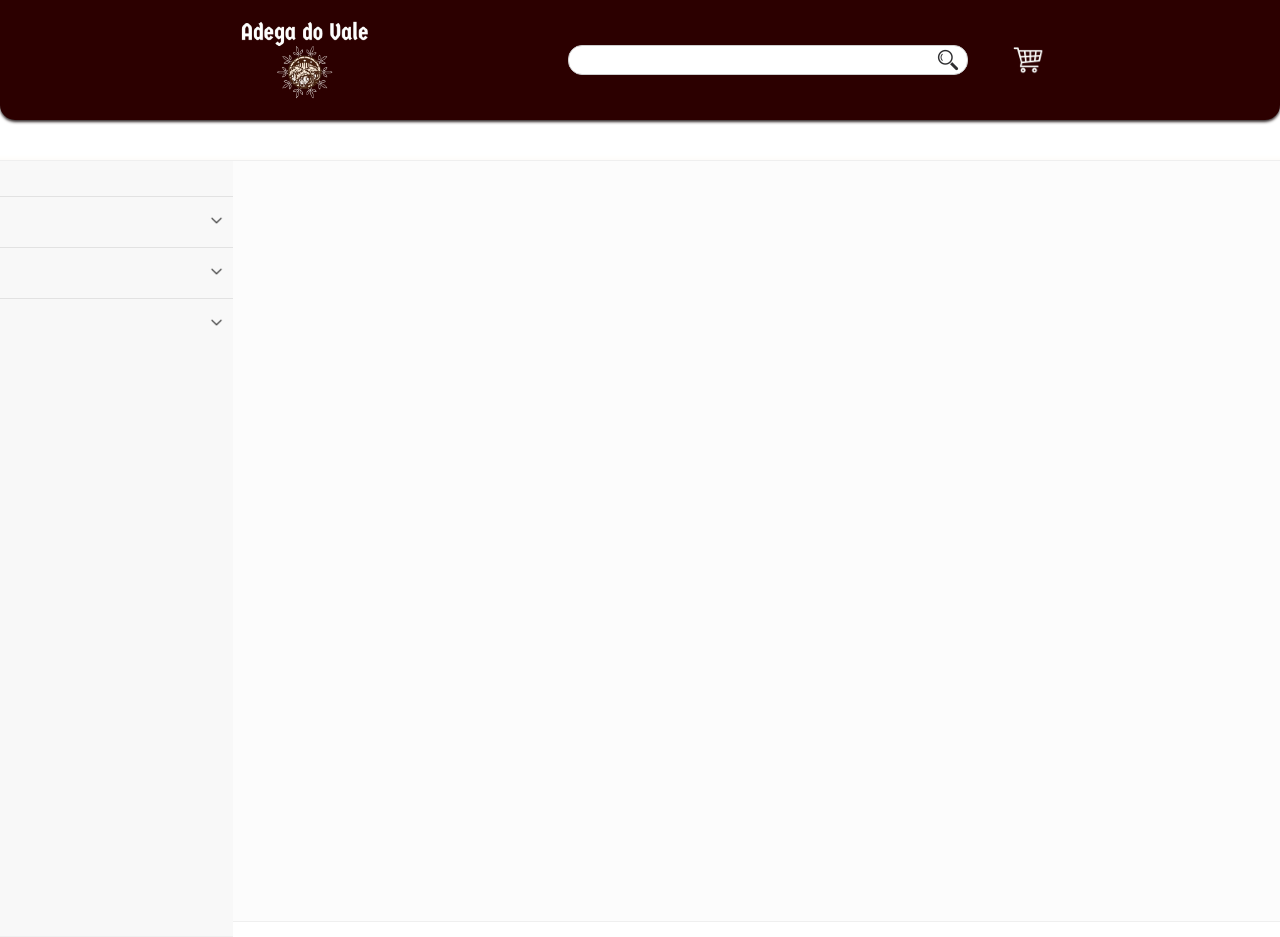
<file: index.html>
<!DOCTYPE html>
<html lang="en">
<head>
    <meta charset="UTF-8">
    <meta name="viewport" content="width=device-width, initial-scale=1.0">
    <link rel="stylesheet" href="./index.css">
    <link rel="preconnect" href="https://fonts.googleapis.com">
    <link rel="preconnect" href="https://fonts.gstatic.com" crossorigin>
    <link href="https://fonts.googleapis.com/css2?family=Montserrat:wght@100;300;400&display=swap" rel="stylesheet">
    <title>Adega do Vale</title>
</head>
<body>
    <header>
        <div class="logo">
            <img src="./img/logo.png">
        </div>
        <div class="botoes-header">
            <input type="search" class="search">
            <img src="./img/lupa.png" style="width: 30px; position: relative; right: 35px;">
            <button class="carrinho-b">
                
                <a href="./compra.html"><img src="./img/carrinho.png" class="carrinho"></a>
            </button>
        </div>
    </header>
    <div class="container">
        <div class="menu">
            <div class="tipo variavel">
                Tipo<button class="b-menu" onclick="alternarTipo()">
                    <img src="./img/seta.png" class="seta" id="setat"></button></div>
            <div class="tipo-v quadro" id="tipov">
                <div class="cerveja check">
                    <input type="checkbox" id="cerveja">
                <label for="cerveja">Cervejas</label></div>
                <div class="vinho check">
                    <input type="checkbox" id="vinho">
                <label for="vinho">Vinhos</label></div>
                <div class="destilado check">
                    <input type="checkbox" id="destilado">
                <label for="destilado">Destilados</label></div>
                <div class="refrigerante check">
                    <input type="checkbox" id="refrigerante">
                <label for="refrigerante">Refrigerantes</label></div>
            </div>
            <div class="preco-menu variavel">
                Preço<button class="b-menu" onclick="alternarPreco()">
                    <img src="./img/seta.png" class="seta" id="setap"></button></div>
            <div class="preco-v quadro" id="precov">
                <div class="ate-50 check">
                    <input type="checkbox" id="50">
                <label for="50">Até R$50</label></div>
                <div class="50-100 check">
                    <input type="checkbox" id="100">
                <label for="100">R$50 a R$100</label></div>
                <div class="100-150 check">
                    <input type="checkbox" id="150">
                <label for="150">R$100 a R$150</label></div>
                <div class="150+ check">
                    <input type="checkbox" id="150+">
                <label for="150+">Mais de R$150</label></div>
            </div>
            <div class="volume variavel">
                Volume<button class="b-menu" onclick="alternarVolume()">
                    <img src="./img/seta.png" class="seta" id="setav"></button></div>
            <div class="volume-v quadro" id="volumev">
                <div class="cerveja check">
                    <input type="checkbox" id="cerveja">
                <label for="cerveja">Cervejas</label></div>
                <div class="vinho check">
                    <input type="checkbox" id="vinho">
                <label for="vinho">Vinhos</label></div>
                <div class="destilado check">
                    <input type="checkbox" id="destilado">
                <label for="destilado">Destilados</label></div>
                <div class="refrigerante check">
                    <input type="checkbox" id="refrigerante">
                <label for="refrigerante">Refrigerantes</label></div>
            </div>
        </div>
        <div class="content" id="content">  
                </div>
        </div>
    </div>

    <script>
        function alternarTipo() {
            let alternar = document.getElementById('tipov');
            let seta = document.getElementById('setat');
            let rotacao = parseInt(seta.style.transform.replace('rotate(', '').replace('deg)', '')) || 0;
            rotacao += 180;

            seta.style.transform = 'rotate(' + rotacao + 'deg)';
            
            if (tipov.style.display === 'flex') {
                tipov.style.display = 'none';
            } else {
                tipov.style.display = 'flex';
            }
        }
        function alternarPreco() {
            let alternar = document.getElementById('precov');
            let seta = document.getElementById('setap');
            let rotacao = parseInt(seta.style.transform.replace('rotate(', '').replace('deg)', '')) || 0;
            rotacao += 180;

            seta.style.transform = 'rotate(' + rotacao + 'deg)';
            
            if (precov.style.display === 'flex') {
                precov.style.display = 'none';
            } else {
                precov.style.display = 'flex';
            }
        }
        function alternarVolume() {
            let alternar = document.getElementById('volumev');
            let seta = document.getElementById('setav');
            let rotacao = parseInt(seta.style.transform.replace('rotate(', '').replace('deg)', '')) || 0;
            rotacao += 180;

            seta.style.transform = 'rotate(' + rotacao + 'deg)';
            
            if (volumev.style.display === 'flex') {
                volumev.style.display = 'none';
            } else {
                volumev.style.display = 'flex';
            }
        }

        let content = document.getElementById('content');
        const URL = 'http://localhost/adega_do_vale/api/produtos';
        fetch( URL, {method: 'GET'})
            .then(resp => resp.json())
            .then(data => mostrarResposta(data))
            .catch(erro => alert(erro));
        
        function mostrarResposta(data) {
            console.log(data);
            if (data.status != "sucess"){
            }else{
                criarVitrine(data.information);
        } 

    

        function criarVitrine(conteudo) {
            conteudo.forEach(item => {
                let produto = document.createElement('div');
                produto.className = 'produto';
                
                let img = document.createElement('img');
                img.className = 'img';
                img.src = item.imagem;

                let produto1 = document.createElement('div');
                produto1.className = 'produto1';

                let specs = document.createElement('div');
                specs.className = 'specs';

                let nome = document.createElement('div');
                nome.className = 'nome';
                nome.textContent = item.nome;

                let descricao = document.createElement('div');
                descricao.className = 'descricao';
                descricao.textContent = item.tipo;

                let preco = document.createElement('div');
                preco.className = 'preco';
                preco.textContent = 'R$ ' + item.preco.replace(/\./g, ',');

                let comprar = document.createElement('button');
                comprar.className = 'comprar';
                comprar.textContent = 'Comprar';

                content.appendChild(produto);
                produto.appendChild(img);
                produto.appendChild(produto1);
                produto1.appendChild(specs);
                produto1.appendChild(comprar);
                specs.appendChild(nome);
                specs.appendChild(descricao);
                specs.appendChild(preco);
            });
        }
    }
    

        
    </script>
</body>
</html>
</file>
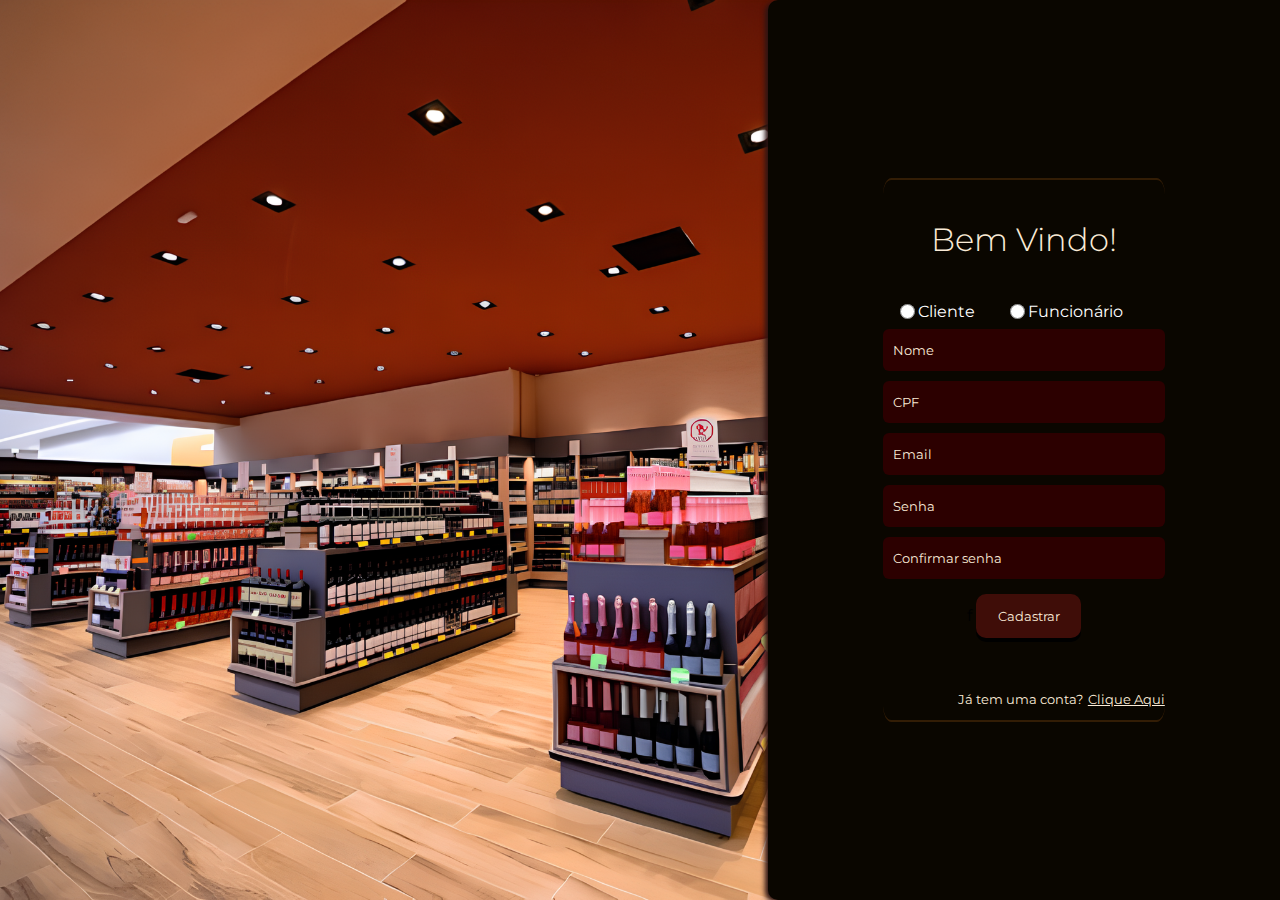
<file: cadastro.html>
<!DOCTYPE html>
<html lang="en">
<head>
    <meta charset="UTF-8">
    <meta name="viewport" content="width=device-width, initial-scale=1.0">
    <link rel="stylesheet" href="./cadastro.css">
    <link rel="preconnect" href="https://fonts.googleapis.com">
    <link rel="preconnect" href="https://fonts.gstatic.com" crossorigin>
    <link href="https://fonts.googleapis.com/css2?family=Montserrat:wght@100;300;400&display=swap" rel="stylesheet">
    <title>Adega do Vale</title>
</head>
<body>
    <div class="container">
        <div class="content">
            <h1>Bem Vindo!</h1>
            <form>
                <div class="inputs">
                    <input type="radio" name="tipo" id="cliente" value="cliente"><label class="label" >Cliente</label>
                    <input type="radio" name="tipo" id="funcionario" value="funcionario"><label class="label" >Funcionário</label>
                    <input id="nome" type="text" placeholder="Nome" required>
                    <input id="cpf" type="number" placeholder="CPF" required>
                    <input id="email" type="email" placeholder="Email" required>
                    <input id="senha" type="password" placeholder="Senha" required>
                    <input id="confirmasenha" type="password" placeholder="Confirmar senha" required>
                </div>f 
                <button type="button" onclick="cadastrar(event, this)" style="cursor: pointer;">Cadastrar</button>
            </form>
            <div class="link">
                <p>Já tem uma conta?</p>
                <a href="login.html">Clique Aqui</a>  
            </div>
            
        </div>
    </div>
    <script type="text/javascript">
    function cadastrar(event, form){
        event.preventDefault();

        const tipo = document.querySelector('input[name="tipo"]:checked').value;
        const nome = document.getElementById('nome').value;
        const cpf = document.getElementById('cpf').value;
        const email = document.getElementById('email').value;
        const senha = document.getElementById('senha').value;
        const confirmasenha = document.getElementById('confirmasenha').value;
        const dados = { 
            nome: nome,  
            cpf: cpf,
            email: email, 
            senha: senha
        };
        const options = {
            method: 'POST',
            headers: {
            'Content-Type': 'application/json',            
            },
            body: JSON.stringify(dados),
        };
        
        if(senha == confirmasenha){
            let URL;
            if (tipo == 'cliente'){
                URL = 'http://localhost/adega_do_vale/api/cliente';
                fetch(URL , options)
                    .then(resp => resp.json())                                        
                    .then(data => mostrarResposta(data))
                    .catch(erro => console.log(erro));
            }else if (tipo == 'funcionario'){
                URL = 'http://localhost/adega_do_vale/api/funcionario';
                fetch(URL , options)
                    .then(resp => resp.json())                                        
                    .then(data => mostrarResposta(data))
                    .catch(erro => console.log(erro));
            }
                                          
        }else{
            alert("Senhas diferentes");
        }
            
    }
    function mostrarResposta(data){
        console.log(data) ; 
        if (data.status == "sucess"){
            alert("Usuário cadastrado com sucesso");
            window.location.href = 'login.html';
        } else {
            alert("Erro ao cadastrar");
        }                               
    }
    
    </script>
</body>
</html>
</file>
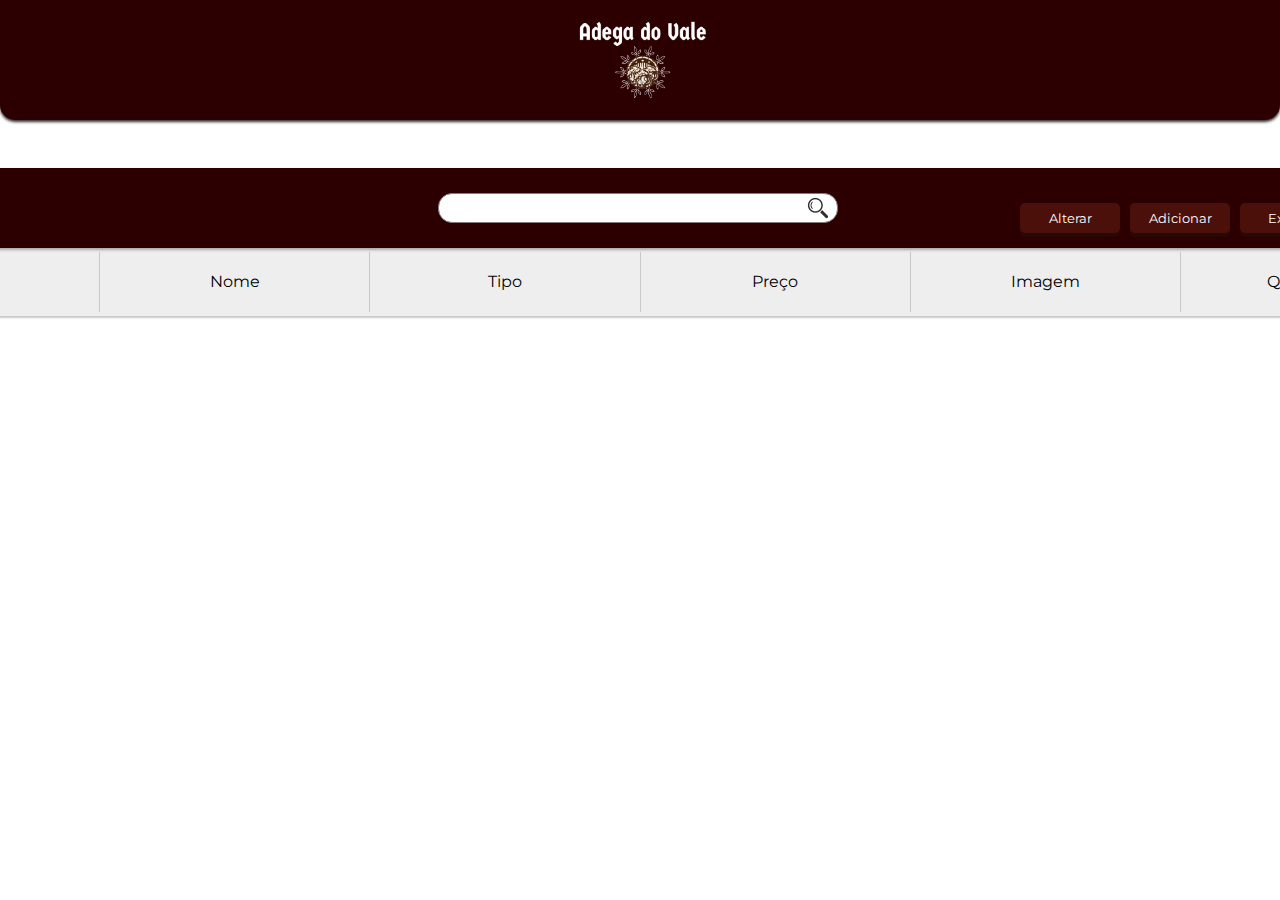
<file: estoque.html>
<!DOCTYPE html>
<html lang="en">
<head>
    <meta charset="UTF-8">
    <meta name="viewport" content="width=device-width, initial-scale=1.0">
    <link rel="stylesheet" href="./estoque.css">
    <link rel="preconnect" href="https://fonts.googleapis.com">
    <link rel="preconnect" href="https://fonts.gstatic.com" crossorigin>
    <link href="https://fonts.googleapis.com/css2?family=Montserrat:wght@100;300;400&display=swap" rel="stylesheet">
    <script src="https://code.jquery.com/jquery-3.6.4.min.js"></script>
    <title>Adega do Vale</title>
</head>
<body>
    <header>
        <div class="logo">
            <a href="./index.html"><img src="./img/logo.png"></a>
        </div>
        </div>
    </header>
    <div class="container">
        <section>
            <div class="header">
                <div class="div divheader"></div>
                <div class="searchdiv divheader">
                    <input type="search" class="search">
                    <img src="./img/lupa.png" style="width: 30px; position: relative; right: 35px;">
                </div>
                <div class="btn-header divheader">
                    <button class="btn" id="abrir">Alterar</button>
                    <button class="btn" id="abrir1" style="margin-inline: 10px;">Adicionar</button>
                    <button class="btn" id="abrir2">Excluir</button>
                </div>
            </div>
            <div class="label">
                <div class="grupo g-label">ID</div>
                <div class="grupo g-label">Nome</div>
                <div class="grupo g-label">Tipo</div>
                <div class="grupo g-label">Preço</div>
                <div class="grupo g-label">Imagem</div>
                <div class="grupo g-label">Quantidade</div>
            </div>
            <div class="content" id="content">
                
            </div>
        </section>
        <div class="inclusao-bg add" id="adicionar">
            <div class="inclusao add-1">
                <button class="sair" id="sair"><img src="./img/x.png" class="x"></button>
                <form class="inputs" name="Adicionar">
                    <input type="text" class="nproduto" id="nome" placeholder="Nome" required>
                    <input type="text" class="nproduto" id="tipo" placeholder="Tipo" required>
                    <input type="text" class="nproduto" id="preco" placeholder="Preço" required>
                    <input type="text" class="nproduto" id="imagem" placeholder="Imagem" required>
                    <input type="number" class="nproduto" id="quantidade" placeholder="Quantidade" required>
                    <button class="btn adicionar" id="add" onclick="adicionar(event, this)">Adicionar</button>
                </form>
                
            </div>
        </div>
        <div class="inclusao-bg alt" id="alterar">
            <div class="inclusao alt-1">
                <button class="sair" id="sair1"><img src="./img/x.png" class="x"></button>
                <form class="inputs" name="Alterar">
                    <input type="text" class="nproduto" id="id-alt" placeholder="ID" required>
                    <input type="text" class="nproduto" id="nome-alt" placeholder="Nome" required>
                    <input type="text" class="nproduto" id="tipo-alt" placeholder="Tipo" required>
                    <input type="text" class="nproduto" id="preco-alt" placeholder="Preço" required>
                    <input type="text" class="nproduto" id="imagem-alt" placeholder="Imagem" required>
                    <input type="number" class="nproduto" id="quantidade-alt" placeholder="Quantidade" required>
                    <button class="btn alterar" id="alt" onclick="alterar(event, this)">Alterar</button>
                </form>
                
            </div>
        </div>
        <div class="inclusao-bg exc" id="excluir">
            <div class="inclusao exc-1">
                <button class="sair" id="sair2"><img src="./img/x.png" class="x"></button>
                <form class="inputs excl" name="Excluir">
                    <label style="font-family: 'Montserrat', sans-serif;">Digite o ID do produto a ser excluído: </label>
                    <input type="text" class="nproduto" id="id-exc" placeholder="ID" required style="margin-top: 10px; margin-bottom: 20px;">
                    <button class="btn excluir" id="exc" onclick="excluir(event, this)">Excluir</button>
                </form>
                
            </div>
        </div>
        </div>
        
        <script src="./estoque.js"></script>
</body>
</html>
</file>
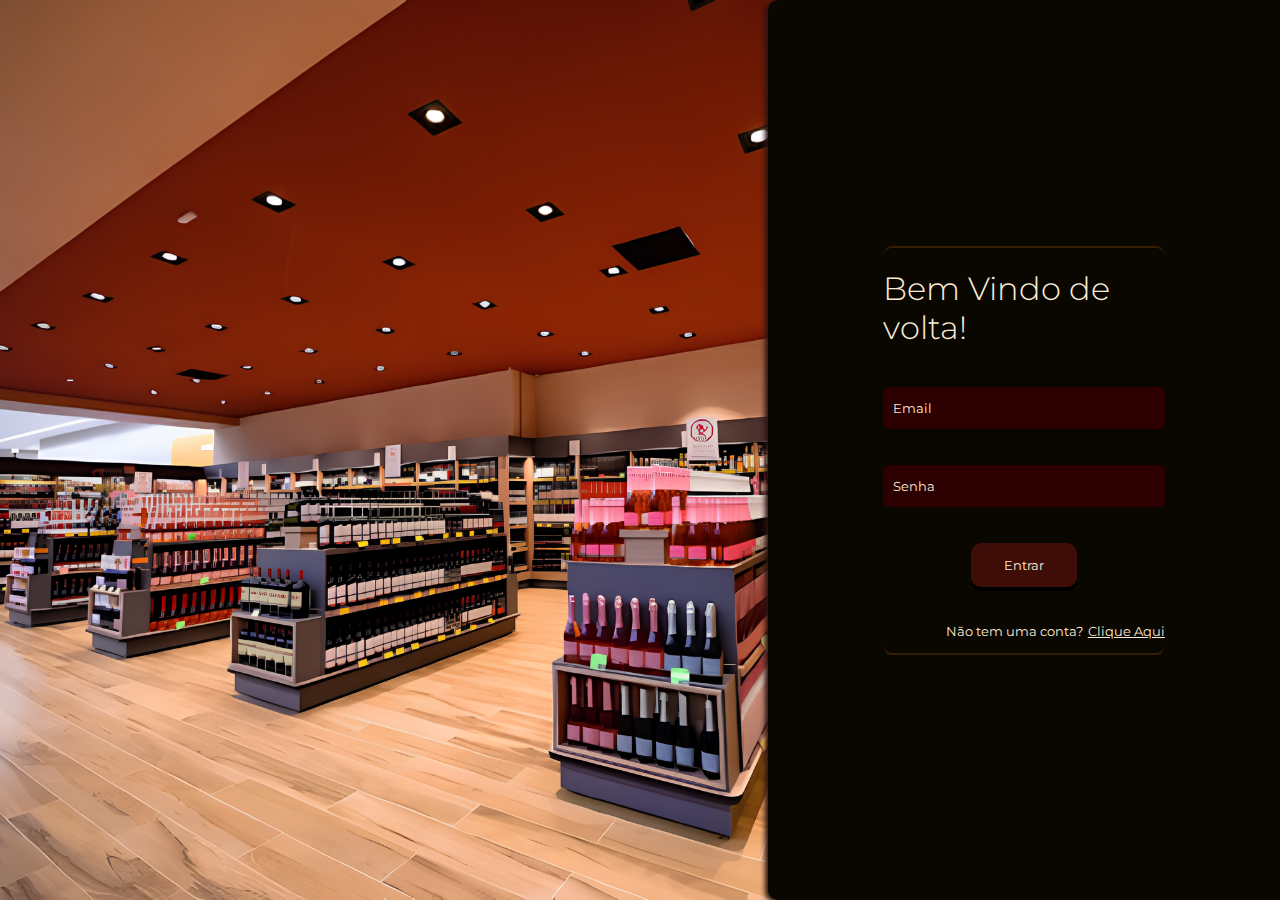
<file: login.html>
<!DOCTYPE html>
<html lang="en">
<head>
    <meta charset="UTF-8">
    <meta name="viewport" content="width=device-width, initial-scale=1.0">
    <link rel="stylesheet" href="./login.css">
    <link rel="preconnect" href="https://fonts.googleapis.com">
    <link rel="preconnect" href="https://fonts.gstatic.com" crossorigin>
    <link href="https://fonts.googleapis.com/css2?family=Montserrat:wght@100;300;400&display=swap" rel="stylesheet">
    <title>Adega do Vale</title>
</head>
<body>
    <div class="container">
        <div class="content">
            <h1>Bem Vindo de volta!</h1>
            <form name="Consultar">
                <div class="inputs">
                    <input id="email" type="email" placeholder="Email" name="email">
                    <input id="senha" type="password" placeholder="Senha" name="senha">
                </div>
                <button type="button" value="Consultar" onclick="logar(event, this)">Entrar</button>
            </form>
            <div class="link">
                <p>Não tem uma conta?</p>
                <a href="cadastro.html">Clique Aqui</a>  
            </div>
        </div>
    </div>
    <script type="text/javascript">
        function logar(event, form){
            event.preventDefault();
            let email = parseInt(document.Consultar.email.value);

            if(email != ""){
                const URL = 'http://localhost/adega_do_vale/api/cliente/' + email;
                alert(URL);
                fetch(URL, {method: 'GET'})
                .then(resp => resp.json())
                .then(data => mostrarResposta(data))
                .catch(erro => alert(erro));
                
            }
        }
        function mostrarResposta(data){
            alert("Dados buscados com sucesso");
            console.log(data);
            document.Consultar.senha.value = data.information.nome;
        }
    </script>
</body>
</html>
</file>
<file: index.css>
html, body{
    height: 100%;
    margin: 0 auto;
}
button:hover{
    cursor: pointer;
}
html{
    overflow: unset;
}
body{
    display: flex;
    flex-direction: column;
    align-items: center;
    background-color: #ffffff;
}
.container{
    width: 1700px;
    height: 100%;
    box-shadow: 0px 0px 6px 1px #fdfaf6;
    display: inline-flex;
    margin-top: 40px;
    flex-direction: row;
    align-items: flex-start;
    justify-content: center;
}
header{
    background-color: #2c0000;
    width: 100%;
    height: 120px;
    display: flex;
    justify-content: space-between;
    align-items: center;
    z-index: 1;
    box-shadow: 0px 2px 3px 0px #342b2b;
    border-radius: 0px 0px 15px 15px;
}
img{
    width: 185px;
}
.logo{
    margin-left: 210px
}
.botoes-header{
    margin-right: 220px;
    display: flex;
    align-items: center;
}
.search, .search-menu{
    height: 30px;
    width: 400px;
    border-radius: 14px 14px 14px 14px;
    border: 1px solid #cecece;
    padding-left: 10px;
}
.search-menu{
    margin-top: 35px;
    width: 323px;
}
.carrinho{
    width: 50px;
}
.carrinho-b{
    background: none;
    border: none;
}
.menu{
    width: 25%;
    height: 100%;
    border: 1px solid #efefef;
    border-right: none;
    border-radius: 15px 0px 0px 0px;
    display: flex;
    background-color: #f8f8f8;
    flex-direction: column;
    padding-top: 35px;
    font-family: 'Montserrat', sans-serif;
}
.variavel{
    width: 100%;
    height: 50px;
    border-top: 1px solid #e2e2e2;
    display: flex;
    justify-content: space-between;
    align-items: center;
}
.quadro{
    width: 100%;
    background-color: #ffffff;
    display: none;
    flex-direction: column;
}
.check{
    display: flex;
    margin-top: 5px;
}
.check:first-child{
    margin-top: 10px;
}
.check:last-child{
    margin-bottom: 5px;
}
label{
    margin-left: 5px;
}
.b-menu{
    width: 20px;
    height: 20px;
    background: none;
    border: none;
}
.seta{
    width: 15px;
    position: relative;
    right: 10px;
}
.content{
    width: 70%;
    min-height: 100%;
    display: flex;
    flex-wrap: wrap;
    padding-top: 20px;
    background-color: #fcfcfc;
    flex-direction: row;
    align-content: flex-start;
    padding-inline: 25px;
    border: 1px solid #efefef;
    border-radius: 0px 10px 10px 0px;
    border-left: none;
}
.produto{
    background-color: #ffffff;
    border-radius: 10px 10px 10px 10px;
    border: 1px solid #f1f1f1;
    width: 282.5px;
    height: 400px;
    margin-block: 15px;
    display: flex;
    flex-direction: column;
    align-items: center;
    box-shadow: 0px 2px 3px 0px #e5e5e5;
    margin-right: 13px;
}
.produto1{
    display: flex;
    justify-content: flex-start;
    flex-direction: column;
    width: 260px;
    height: 200px;
    font-family: 'Montserrat', sans-serif;
    padding-block: 10px;
    align-items: center;
}
.specs{
    width: 260px;
    display: flex;
    flex-direction: column;
    align-items: flex-start;
    border-block: 2px solid #f0efef;
    margin-bottom: 10px;
    font-size: smaller;
    padding-left: 5px;
    margin-bottom: 15px;
}
.nome, .descricao, .preco{
    padding-bottom: 10px;
    width: 260px
}
.nome{
    margin-top: 5px;
    font-size: small;
    font-weight: 600;
}
.img{
    margin-top: 5px;
    width: 150px;
    height: 200px;
}
.comprar{
    background-color: #1b8102;
    height: 50px;
    width: 160px;
    border-radius: 10px;
    border: none;
    box-shadow: 0px 4px 0px 0px #41532f;
    color: #ffffff;
    font-family: 'Montserrat', sans-serif;
    cursor: pointer;
    display: flex;
    justify-content: center;
    align-items: center;
}
.comprar:active {
    margin-top: 4px;
    box-shadow: inset 0px -1px 1px 0px #394929;
}
.comprar:hover{
    background-color: #57a707;
}
</file>
<file: cadastro.css>
html, body{
    height: 100%;
    font-family: 'Montserrat', sans-serif;
}
body{
    margin: 0;
    padding: 0;
    background-image: url(/img/fundo.png);
    background-repeat: no-repeat;
    background-size: cover;
    background-position: -115px;
}
.container{
    height: 100%;
    width: 40%;
    margin-left: auto;
    display: flex;
    align-content: center;
    flex-wrap: wrap;
    background-color: #0a0600;
    border-radius: 10px 0px 0px 10px;
    box-shadow: -3px 2px 5px 0px rgb(43, 20, 20);
}
.content{
    width: 55%;
    height: 50%;
    display: inline-flex;
    margin: 0 auto;
    flex-direction: column;
    border: 2px solid #331d05;
    border-right: none;
    border-left: none;
    border-radius: 3%;
    place-content: end;
}
.inputs{
    display: flex;
    flex-wrap: wrap;
    justify-content: center;
    height: 70%;
    width: 100%;
}
form{
    text-align: center;
    height: 60%;
    width: 100%;
}
input{
    width: 300px;
    height: 40px;
    background-color: #2c0000;
    border: none;
    border-radius: 6px 6px 6px 6px;
    font-family: 'Montserrat', sans-serif;
    color: #faebd7;
    padding-left: 10px;
}
input::placeholder{
    color: #faebd7;
}
button{
    background-color: #3f0d08;
    height: 44px;
    width: 37.5%;
    border-radius: 10px;
    border: none;
    box-shadow: 0px 4px 0px 0px #000000;
    color: antiquewhite;
    font-family: 'Montserrat', sans-serif;
}
button:active {
    margin-top: 4px;
    box-shadow: 0px -4px 1px 0px #0e0808, inset 0px -3px 3px 0px #160000;;
}
button:hover{
    background-color: #350b07;
}
h1{
    color: antiquewhite;
    margin: 0 auto;
    margin-bottom: 40px;
    font-weight: 300;
}
.link{
    display: inline-flex;
    justify-content: flex-end;
    align-items: center;
    font-size: smaller;
}
p{
    color: #faebd7;
    margin-right: 5px;
}
a{
    color: #faebd7;
}
a:visited{
    color: #faebd7;
}html, body{
    height: 100%;
    font-family: 'Montserrat', sans-serif;
}
body{
    margin: 0;
    padding: 0;
    background-image: url(/img/fundo.png);
    background-repeat: no-repeat;
    background-size: cover;
    background-position: -115px;
}
.container{
    height: 100%;
    width: 40%;
    margin-left: auto;
    display: flex;
    align-content: center;
    flex-wrap: wrap;
    background-color: #0a0600;
    border-radius: 10px 0px 0px 10px;
    box-shadow: -3px 2px 5px 0px rgb(43, 20, 20);
}
.content{
    width: 55%;
    height: 60%;
    display: inline-flex;
    margin: 0 auto;
    flex-direction: column;
    border: 2px solid #331d05;
    border-right: none;
    border-left: none;
    border-radius: 3%;
    place-content: end;
}
.inputs{
    display: flex;
    flex-wrap: wrap;
    justify-content: center;
    height: 70%;
    width: 100%;
}
form{
    text-align: center;
    height: 70%;
    width: 100%;
}
input{
    width: 300px;
    height: 40px;
    background-color: #2c0000;
    border: none;
    border-radius: 6px 6px 6px 6px;
    font-family: 'Montserrat', sans-serif;
    color: #faebd7;
    padding-left: 10px;
    margin-block: 5px;
}
input[name=tipo]{
    height: 15px;
    width: 15px;
}
.label{
    color: #ffffff;
    height: 15px;
    position: relative;
    top: 3px;
    margin-right: 30px;
}
input::placeholder{
    color: #faebd7;
}
button{
    background-color: #3f0d08;
    height: 44px;
    width: 37.5%;
    border-radius: 10px;
    border: none;
    box-shadow: 0px 4px 0px 0px #000000;
    color: antiquewhite;
    font-family: 'Montserrat', sans-serif;
    margin-top: 30px;
}
button:active {
    margin-top: 34px;
    box-shadow: 0px -4px 1px 0px #0e0808, inset 0px -3px 3px 0px #160000;;
}
button:hover{
    background-color: #350b07;
}
h1{
    color: antiquewhite;
    margin: 0 auto;
    margin-bottom: 40px;
    font-weight: 300;
}
.link{
    display: inline-flex;
    justify-content: flex-end;
    align-items: center;
    font-size: smaller;
}
p{
    color: #faebd7;
    margin-right: 5px;
}
a{
    color: #faebd7;
}
a:visited{
    color: #faebd7;
}
</file>
<file: estoque.css>
html, body{
    height: 100%;
    margin: 0 auto;
}
button:hover{
    cursor: pointer;
}
html{
    overflow: unset;
}
body{
    display: flex;
    flex-direction: column;
    align-items: center;
    background-color: #ffffff;
}
header{
    background-color: #2c0000;
    width: 100%;
    height: 120px;
    display: flex;
    z-index: 1;
    box-shadow: 0px 2px 3px 0px #342b2b;
    border-radius: 0px 0px 15px 15px;
    align-items: center;
    justify-content: center;
}
img{
    width: 185px;
}
.container{
    display: flex;
    justify-content: center;
    height: 100%;
    align-items: center;
    flex-direction: column;
}
section{
    margin-top: 15px;
    width: 1620px;
    height: 700px;
    display: flex;
    justify-content: center;
    padding-block: 20px;
    flex-direction: column;
    align-items: center;
    border-radius: 10px 10px 0px 0px;
}
.header{
    background-color: #2c0000;
    width: 1620px;
    height: 80px;
    display: flex;
    border-radius: 10px 10px 3px 3px;
    box-shadow: 0px 2px 3px 0px #a7a7a7;
    z-index: 2;
}
.label{
    background-color: #eeeeee;
    width: 1620px;
    height: 70px;
    display: flex;
    align-items: center;
    font-family: 'Montserrat', sans-serif;
    box-shadow: 0px 2px 2px 0px #c8c8c8;
    z-index: 1;
    border-radius: 0px 0px 5px 5px;
}
.content{
    width: 100%;
    height: 80%;
    overflow-y: overlay;
    overflow-x: hidden;
}
img{
    width: 185px;
}
.divheader{
    width: 540px;
    height: 80px;
}
.searchdiv{
    display: flex;
    align-items: center;
    justify-content: center;
}
.search{
    height: 30px;
    width: 400px;
    border-radius: 14px 14px 14px 14px;
    border: 1px solid #867a7a;
    padding-left: 10px;
    margin-left: 25px;
}
.btn-header{
    display: flex;
    align-items: center;
    justify-content: center;
}
.btn{
    background-color: #4e100b;
    height: 30px;
    width: 80px;
    border-radius: 10px;
    border: none;
    box-shadow: 0px 4px 0px 0px #2c1b1b;
    color: #ffffff;
    font-family: 'Montserrat', sans-serif;

}
.btn:active {
    margin-top: 10px;
    box-shadow: inset 0px -1px 1px 0px #160000;
}
.btn:hover{
    background-color: #350b07;
    color: #ecc9b5;
}
.produto{
    width: 1620px;
    height: 70px;
    background-color: #ffffff;
    display: flex;
    align-items: center;
    margin-bottom: 5px;
    font-family: 'Montserrat', sans-serif;
    box-shadow: 0px 1px 2px 0px #c8c8c8;
    border-radius: 0px 0px 5px 5px;
}
.grupo{
    width: 307px;
    height: 60px;
    border: 1px solid #c8c8c8;
    border-block: none;
    border-left: none;
    display: flex;
    align-items: center;
    justify-content: center;
}
.tipo, .nome{
    font-size: smaller;
}
.imagem{
    font-size: x-small;
    width: 306px;
    overflow: hidden;
    word-break: break-word;
}
.g-label:last-child, .quantidade{
    border-right: none;
}
.inclusao-bg {
    display: none;
    position: fixed;
    top: 0;
    left: 0;
    width: 100%;
    height: 100%;
    background-color: #0000008c;
    justify-content: center;
    align-items: center;
    z-index: 2;
}

.inclusao {
    background-color: #fff;
    border-radius: 10px;
    box-shadow: 0px 2px 2px 0px #4d4d4d;
    text-align: center;
    display: flex;
    flex-direction: column;
    justify-content: flex-start;
    align-items: flex-end;
    width: 400px;
    height: 400px;
}
.exc-1{
    height: 200px;
}
.excluir{
    margin-top: 0px !important;
}
.inputs{
    display: flex;
    flex-direction: column;
    width: 400px;
    height: 300px;
    justify-content: space-around;
    align-items: center;
    margin-top: 10px;
}
.excl{
    justify-content: flex-start;
}
.nproduto{
    width: 300px;
    height: 30px;
    border: 1px solid #a7a7a7;
    border-radius: 7px 7px 7px 7px;
    padding-left: 10px;
    font-family: 'Montserrat', sans-serif;
}
.btn{
    background-color: #4b100a;
    height: 30px;
    width: 100px;
    border-radius: 5px;
    border: none;
    box-shadow: 0px 4px 0px 0px #290905;
    color: #ffffff;
    font-family: 'Montserrat', sans-serif;
    cursor: pointer;
    display: flex;
    justify-content: center;
    align-items: center;
    margin-top: 20px;
}
.btn:hover{
    background-color: #460c06;
    color: #f3f1dc;
}
.sair{
    margin-top: 20px;
    background-color: transparent;
    border: none;
    height: 20px;
    width: 20px;
    margin-right: 30px;
}
.x{
    height: 17px;
    width: 17px;
    right: 6px;
    position: relative;
}
</file>
<file: login.css>
html, body{
    height: 100%;
    font-family: 'Montserrat', sans-serif;
}
button:hover{
    cursor: pointer;
}
body{
    margin: 0;
    padding: 0;
    background-image: url(/img/fundo.png);
    background-repeat: no-repeat;
    background-size: cover;
    background-position: -115px;
}
.container{
    height: 100%;
    width: 40%;
    margin-left: auto;
    display: flex;
    align-content: center;
    flex-wrap: wrap;
    background-color: #0a0600;
    border-radius: 10px 0px 0px 10px;
    box-shadow: -3px 2px 5px 0px rgb(43, 20, 20);
}
.content{
    width: 55%;
    height: 45%;
    display: inline-flex;
    margin: 0 auto;
    flex-direction: column;
    border: 2px solid #331d05;
    border-right: none;
    border-left: none;
    border-radius: 3%;
    place-content: end;
}
.inputs{
    display: flex;
    flex-wrap: wrap;
    justify-content: center;
    height: 70%;
    width: 100%;
}
form{
    text-align: center;
    height: 55%;
    width: 100%;
}
input{
    width: 300px;
    height: 40px;
    background-color: #2c0000;
    border: none;
    border-radius: 6px 6px 6px 6px;
    font-family: 'Montserrat', sans-serif;
    color: #faebd7;
    padding-left: 10px;
}
input::placeholder{
    color: #faebd7;
}
button{
    background-color: #3f0d08;
    height: 44px;
    width: 37.5%;
    border-radius: 10px;
    border: none;
    box-shadow: 0px 4px 0px 0px #000000;
    color: antiquewhite;
    font-family: 'Montserrat', sans-serif;
}
button:active {
    margin-top: 4px;
    box-shadow: 0px -4px 1px 0px #0e0808, inset 0px -3px 3px 0px #160000;
}
button:hover{
    background-color: #350b07;
    color: #ecc9b5;
}
h1{
    color: antiquewhite;
    margin: 0 auto;
    margin-bottom: 40px;
    font-weight: 300;
}
.link{
    display: inline-flex;
    justify-content: flex-end;
    align-items: center;
    font-size: smaller;
}
p{
    color: #faebd7;
    margin-right: 5px;
}
a{
    color: #faebd7;
}
a:visited{
    color: #faebd7;
}
</file>
